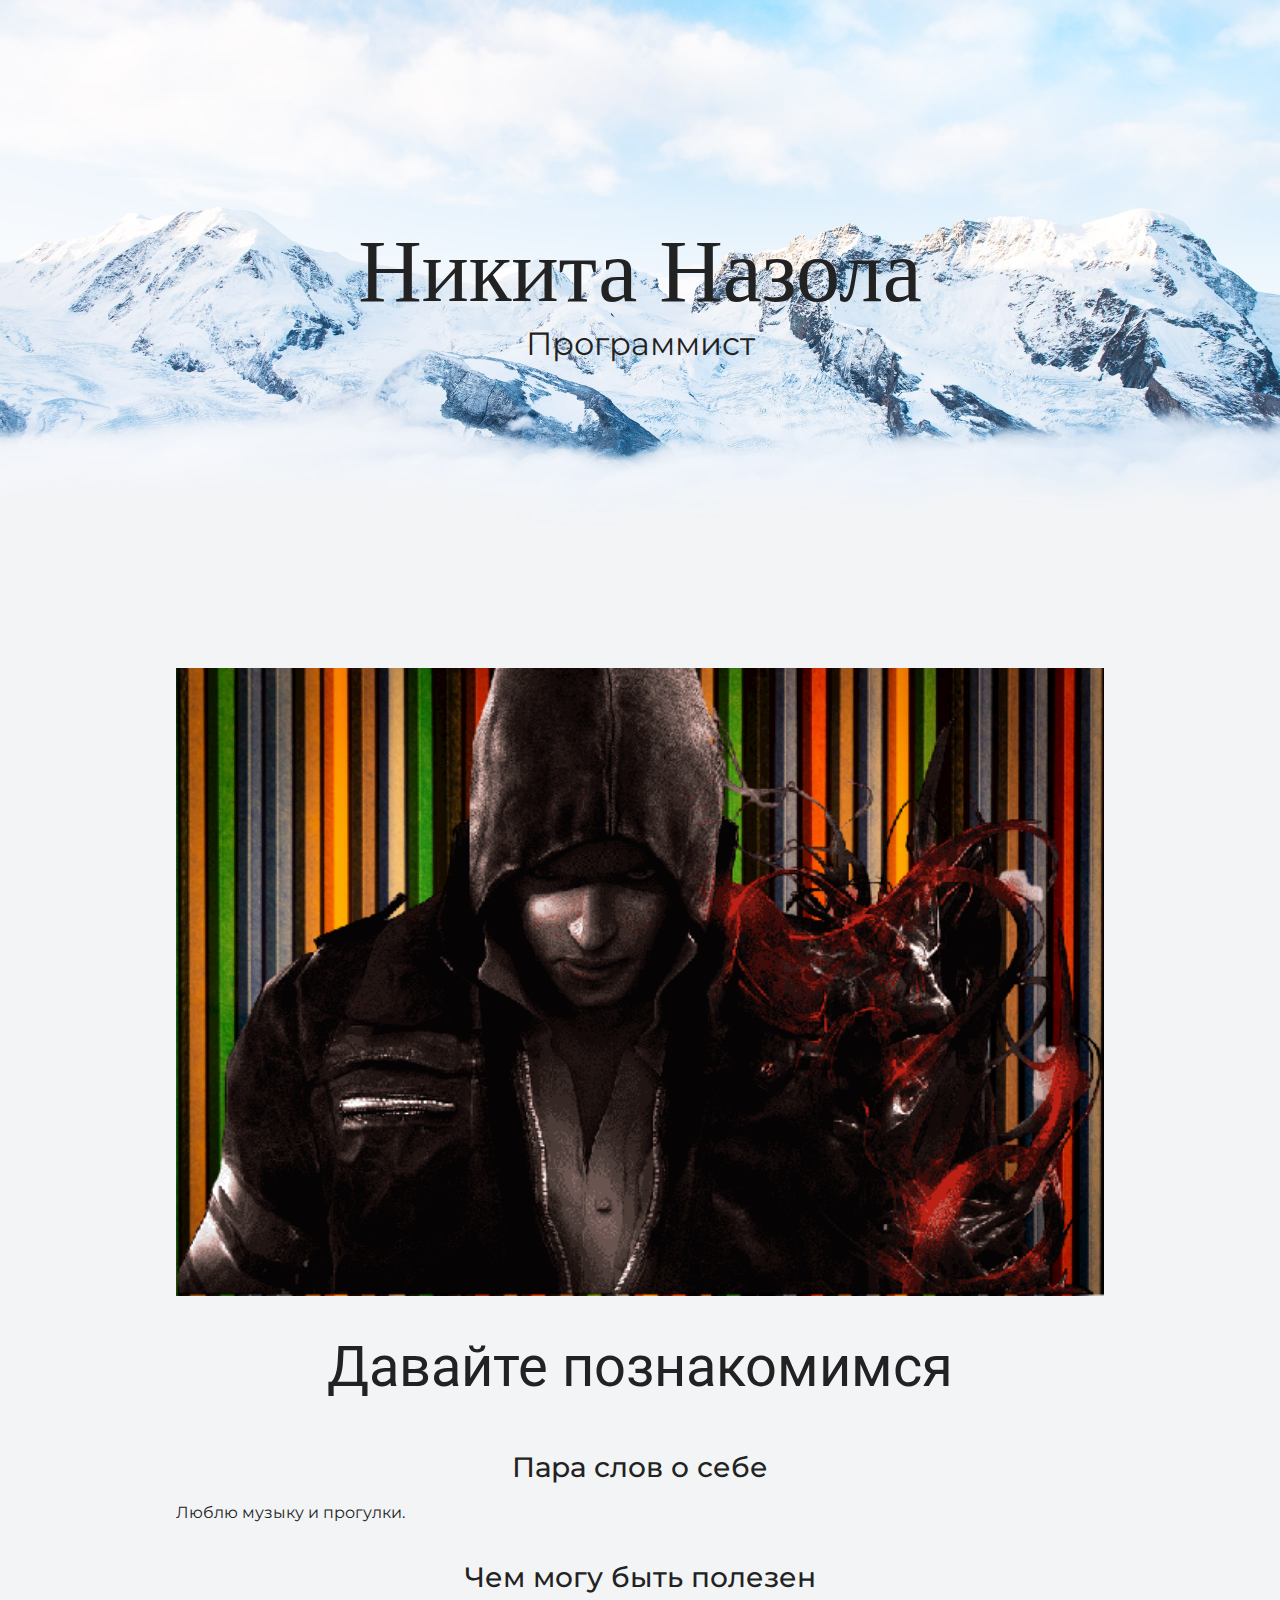
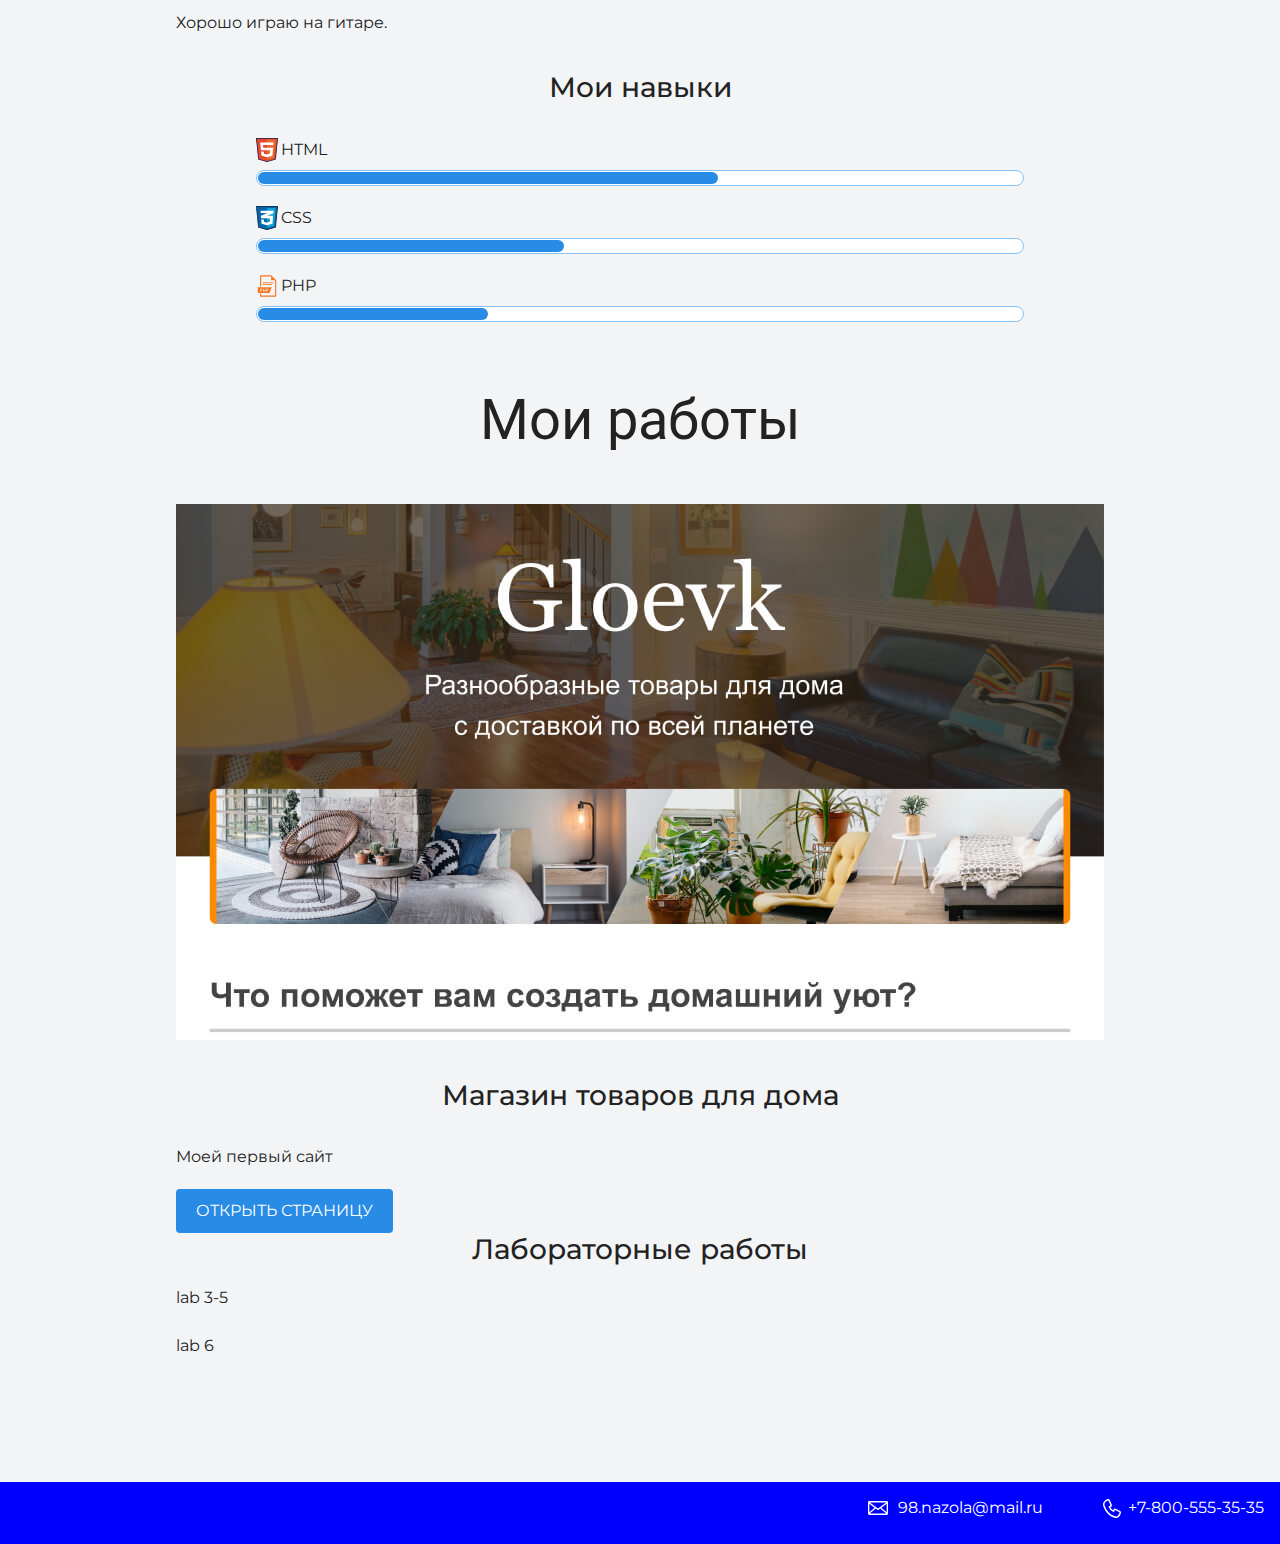
<file: index.html>
<!DOCTYPE html>
<html lang="ru">
  <head>
    <meta name="viewport" content="width=device-width, initial-scale=1.0">
    <meta charset="UTF-8">
    <link rel="stylesheet" href="style.css">
    <title>Мой сайт для сетей</title>
    <link href="https://fonts.googleapis.com/css?family=Montserrat:400,500,700|Old+Standard+TT&display=swap&subset=cyrillic" rel="stylesheet">
    <link href="https://fonts.googleapis.com/css2?family=Roboto&display=swap" rel="stylesheet">
  </head>

  <body>
    <header class="page-header">
      <div class="container">
    
      </div>
    </header>

    <section class="hero-image">
      <div class="container">
      <h1 class="heading">Никита Назола</h1>
      <p>Программист</p></div>
    </section>

    <section class="intro">
      <figure class="user-image"> 
        <img src="files/png-clipart-prototype-2-alex-mercer-video-game-others-miscellaneous-game.png" width="928" height="536" alt="Фотография">
      </figure>
      <div class="container">
      <h2 class="subheading">Давайте познакомимся</h2>
      <h3>Пара слов о себе</h3>
      <p>Люблю музыку и прогулки.</p>
      <h3>Чем могу быть полезен</h3>
      <p>Хорошо играю на гитаре.</p></div>
      <div class="skills">
        <h3>Мои навыки</h3>
      
        
      </div>
    </section>

    <section class="portfolio">
      <div class="container"><h2 class="subheading">Мои работы</h2>
<figure class="project-image">
          <img src="files/project.jpg" width="928" height="536" alt="Cайт магазина товаров для дома">
        </figure>
       <h3> <p>Магазин товаров для дома</p></h3>
      <p>Моей первый сайт</p>
      <a class="button" href="files/project-gloevk/index.html">Открыть страницу</a>
      <h3>Лабораторные работы</h3>
      <p>lab 3-5</p>
      <p>lab 6</p>
       
        
     </div>
    </section>

    <footer class="page-footer">
      <div class="container">
        <a class="footer-email" href="mailto:98.nazola@mail.ru">  98.nazola@mail.ru</a>
        <a class="footer-phone" href="tel:+78005553535">  +7-800-555-35-35</a>
      </div>
    </footer>
    <script src="skills.js"></script>
  </body>
</html>
</file>
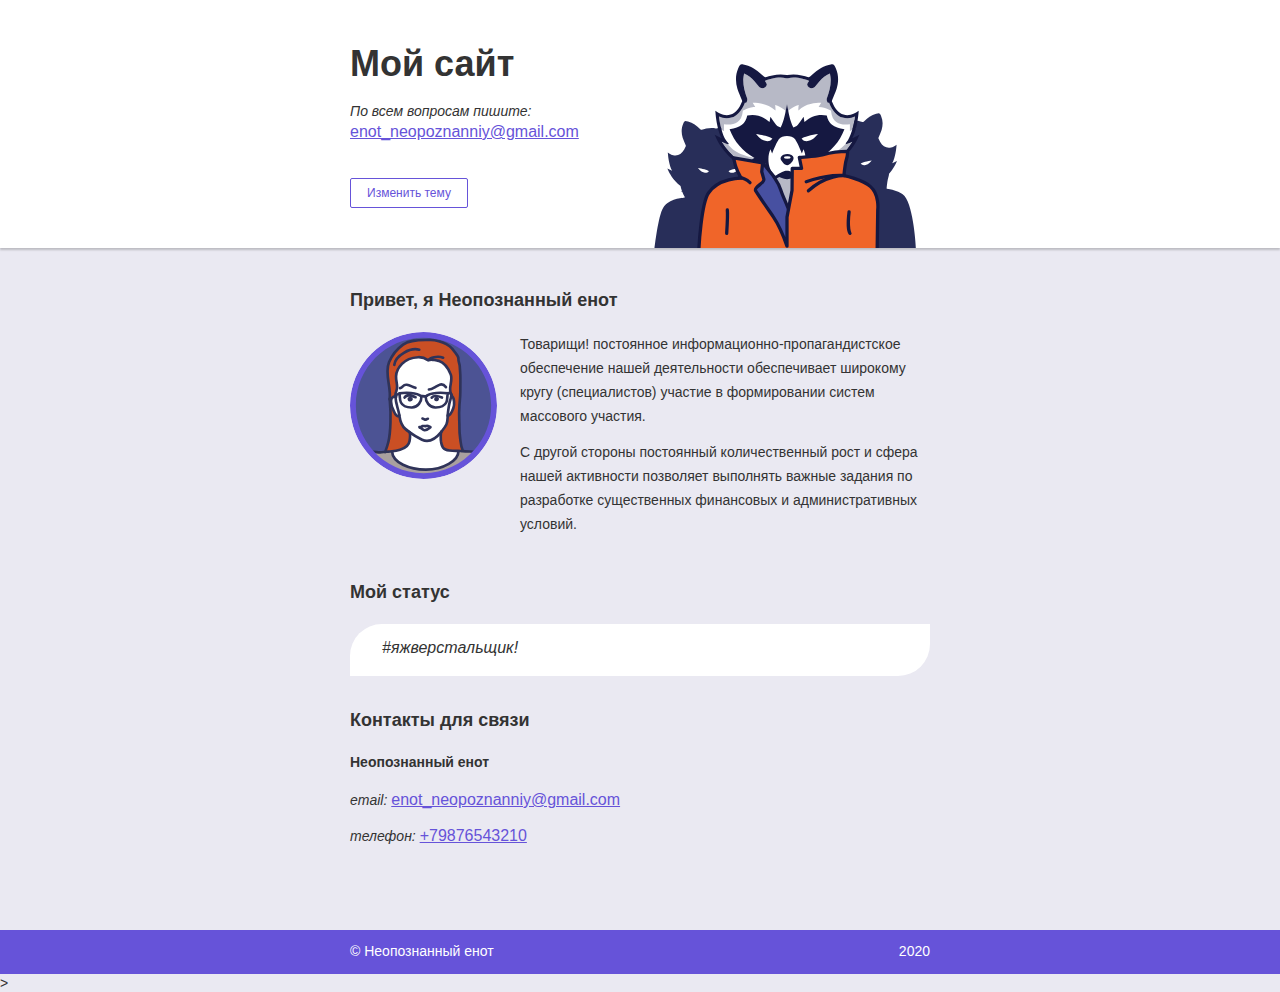
<file: 3laba/index.html>
<!DOCTYPE html>
<html lang="ru">
<head>
  <meta charset="utf-8">
  <meta name="viewport" content="width=device-width, initial-scale=1.0">
  <link rel="stylesheet" href="style-themes.css">
  <title>Мой сайт – опознанный енот</title>
</head>
<body class="page">
  <header class="page-header">
    <div class="container">
      <h1 class="page-title">Мой сайт</h1>
      <p><i>По всем вопросам пишите:</i><br><a href="mailto:enot_neopoznanniy@gmail.com">enot_neopoznanniy@gmail.com</a></p>
      <button class="theme-button" type="button">Изменить тему</button>
    </div>
  </header>
  <main>
    <section class="about container">
      <h2 class="section-title">Привет, я Неопознанный енот</h2>
      <img class="about-image" src="img/avatar.svg" width="147" height="147" alt="Неопознанный енот">
      <div class="about-content">
        <p>Товарищи! постоянное информационно-пропагандистское обеспечение нашей деятельности обеспечивает широкому кругу (специалистов) участие в формировании систем массового участия.</p>
        <p>С другой стороны постоянный количественный рост и сфера нашей активности позволяет выполнять важные задания по разработке существенных финансовых и административных условий.</p>
      </div>
    </section>
    <section class="status container">
      <h2 class="section-title">Мой статус</h2>
      <p>#яжверстальщик!</p>
    </section>
    <section class="contacts container">
      <h2 class="section-title">Контакты для связи</h2>
        <p class="contacts-name">Неопознанный енот</p>
        <p><i>email:</i> <a href="mailto:enot_neopoznanniy@gmail.com">enot_neopoznanniy@gmail.com</a></p>
        <p><i>телефон:</i> <a href="tel:+79876543210">+79876543210</a></p>
    </section>
  </main>
  <footer class="page-footer">
    <div class="container">
      <p>© Неопознанный енот</p>
      <p>2020</p>
    </div>
  </footer>
  <script src="script.js"> </script>>
</body>
</html>
</file>
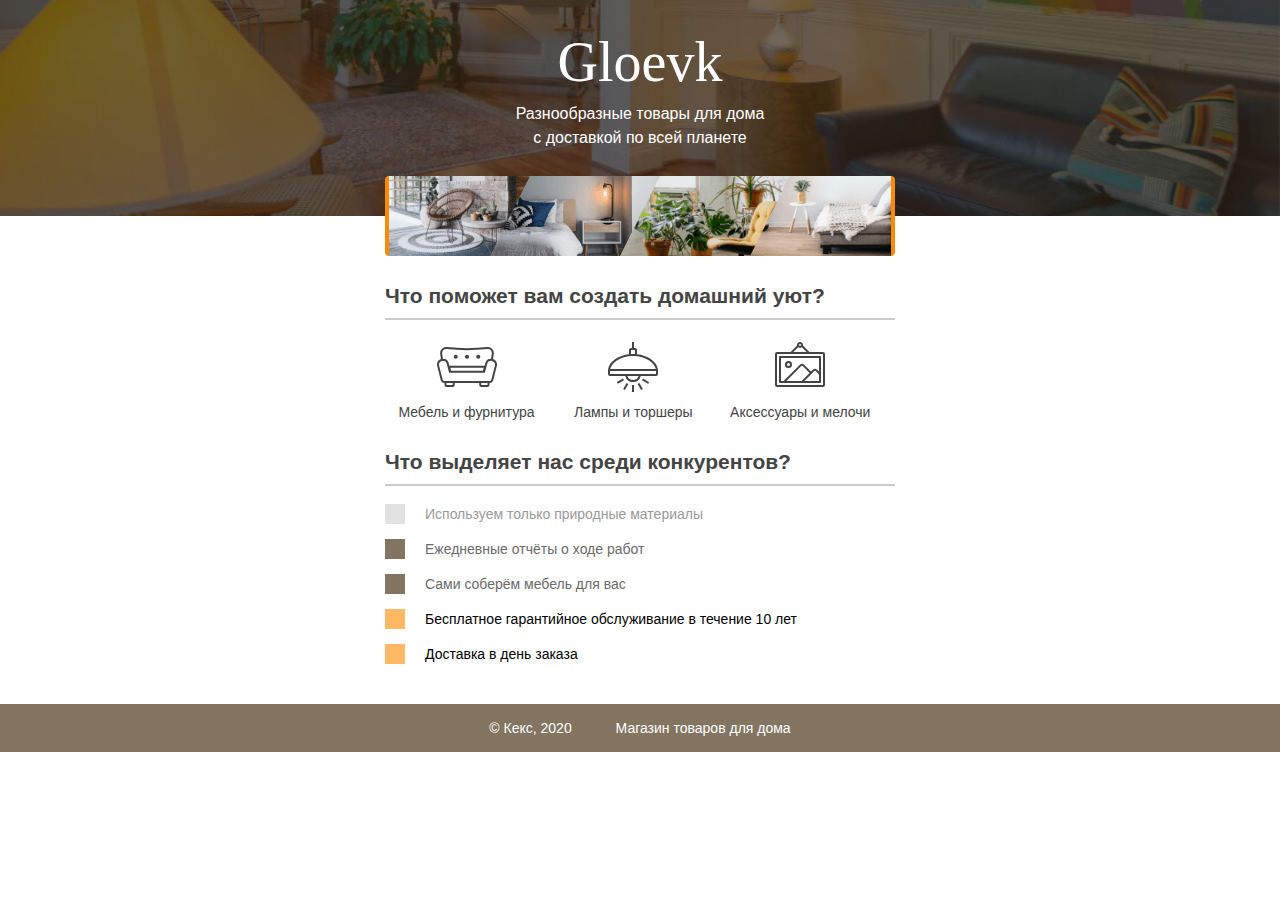
<file: files/project-gloevk/index.html>
<!DOCTYPE html>
<html lang="ru">
  <head>
    <meta charset="utf-8">
    <title>Магазин товаров для дома</title>
    <link rel="stylesheet" href="style.css">
  </head>
  <body>
    <header class="site-header">
      <div class="container">
        <h1>Gloevk</h1>
        <p>Разнообразные товары для дома с доставкой по всей планете</p>
        <img src="img/gloevk-examples.png" width="510" height="80" alt="Примеры интерьеров">
      </div>
    </header>

    <section class="features">
      <h2>Что поможет вам создать домашний уют?</h2>
      <p class="feature-furniture">Мебель и фурнитура</p>
      <p class="feature-lighting">Лампы и торшеры</p>
      <p class="feature-accessories">Аксессуары и мелочи</p>
    </section>

    <section class="advantages">
      <h2>Что выделяет нас среди конкурентов?</h2>
      <ul class="advantages-list">
        <li class="advantages-item">Используем только природные материалы</li>
        <li class="advantages-item standard">Ежедневные отчёты о ходе работ</li>
        <li class="advantages-item standard">Сами соберём мебель для вас</li>
        <li class="advantages-item vip">Бесплатное гарантийное обслуживание в течение 10 лет</li>
        <li class="advantages-item vip">Доставка в день заказа</li>
      </ul>
    </section>

    <footer class="site-footer">
      <div class="container">
        <p>© Кекс, 2020</p>
        <p>Магазин товаров для дома</p>
      </div>
    </footer>
  </body>
</html>
</file>
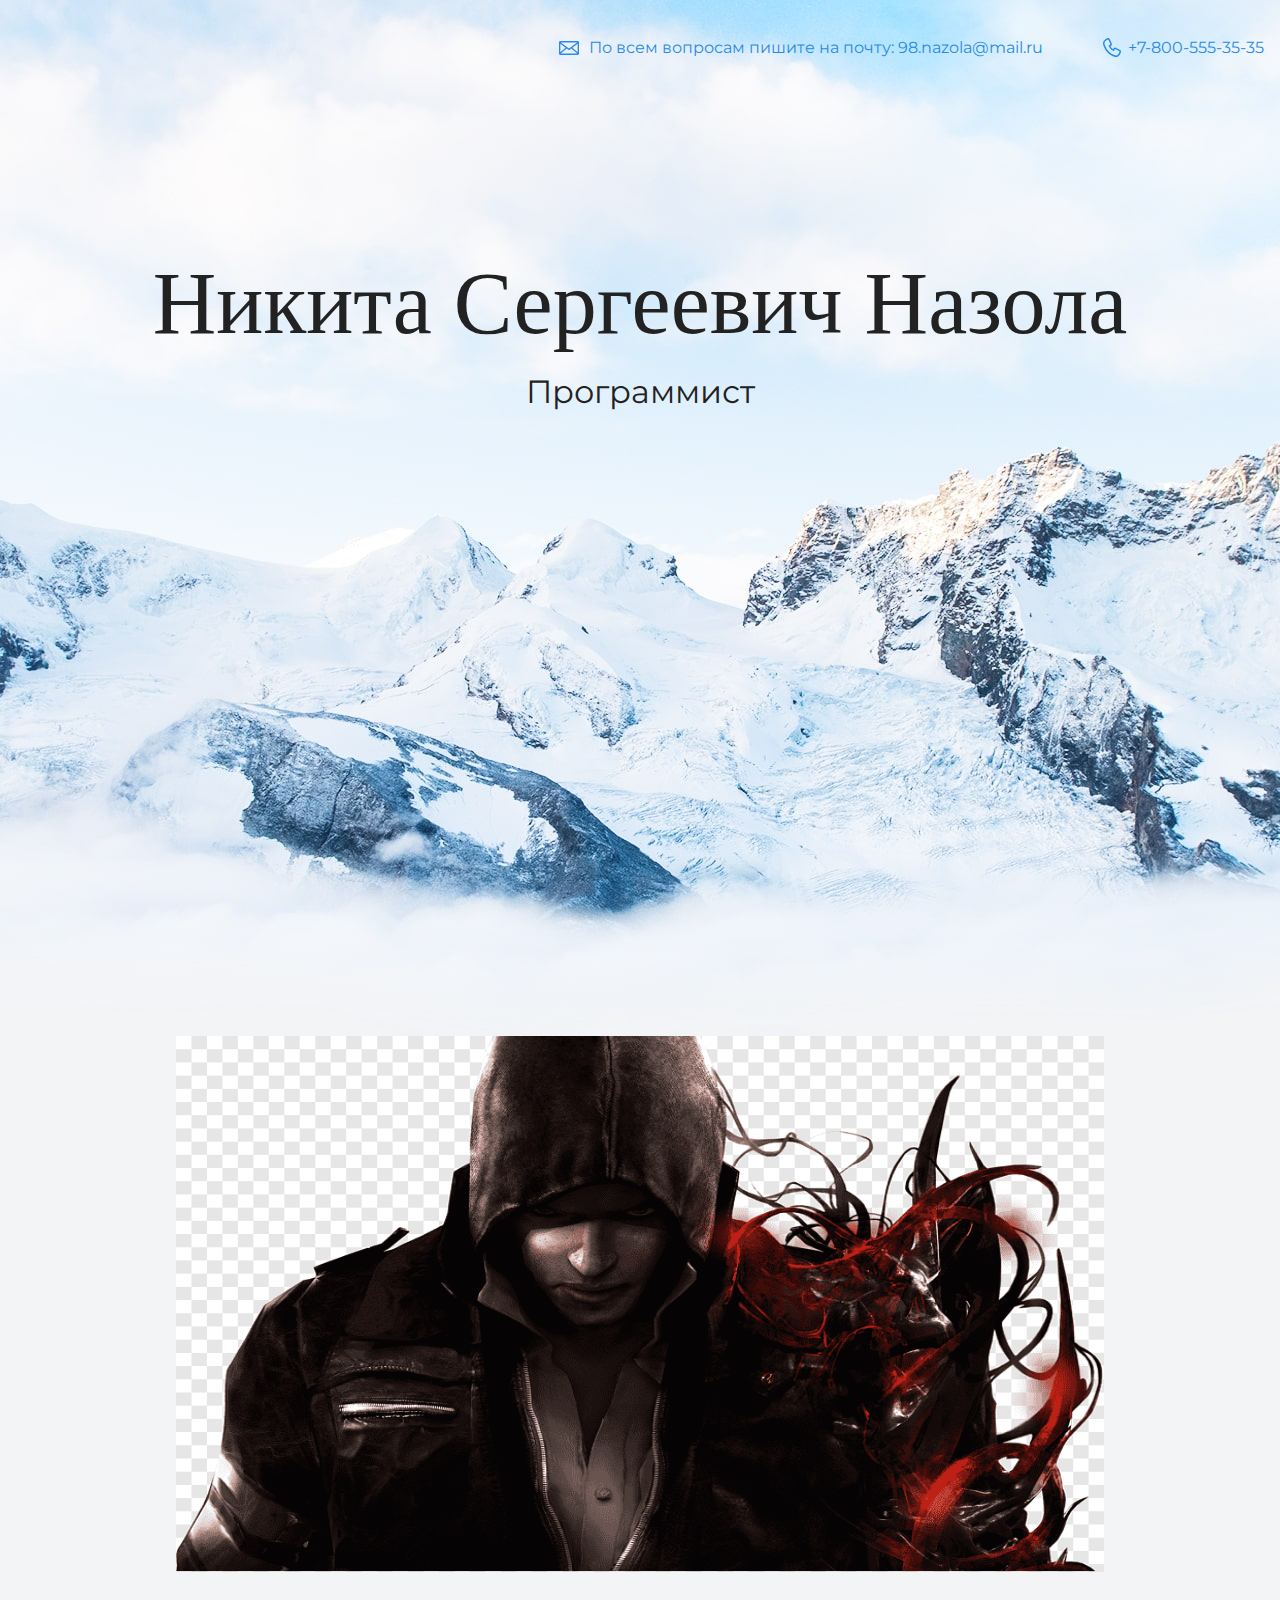
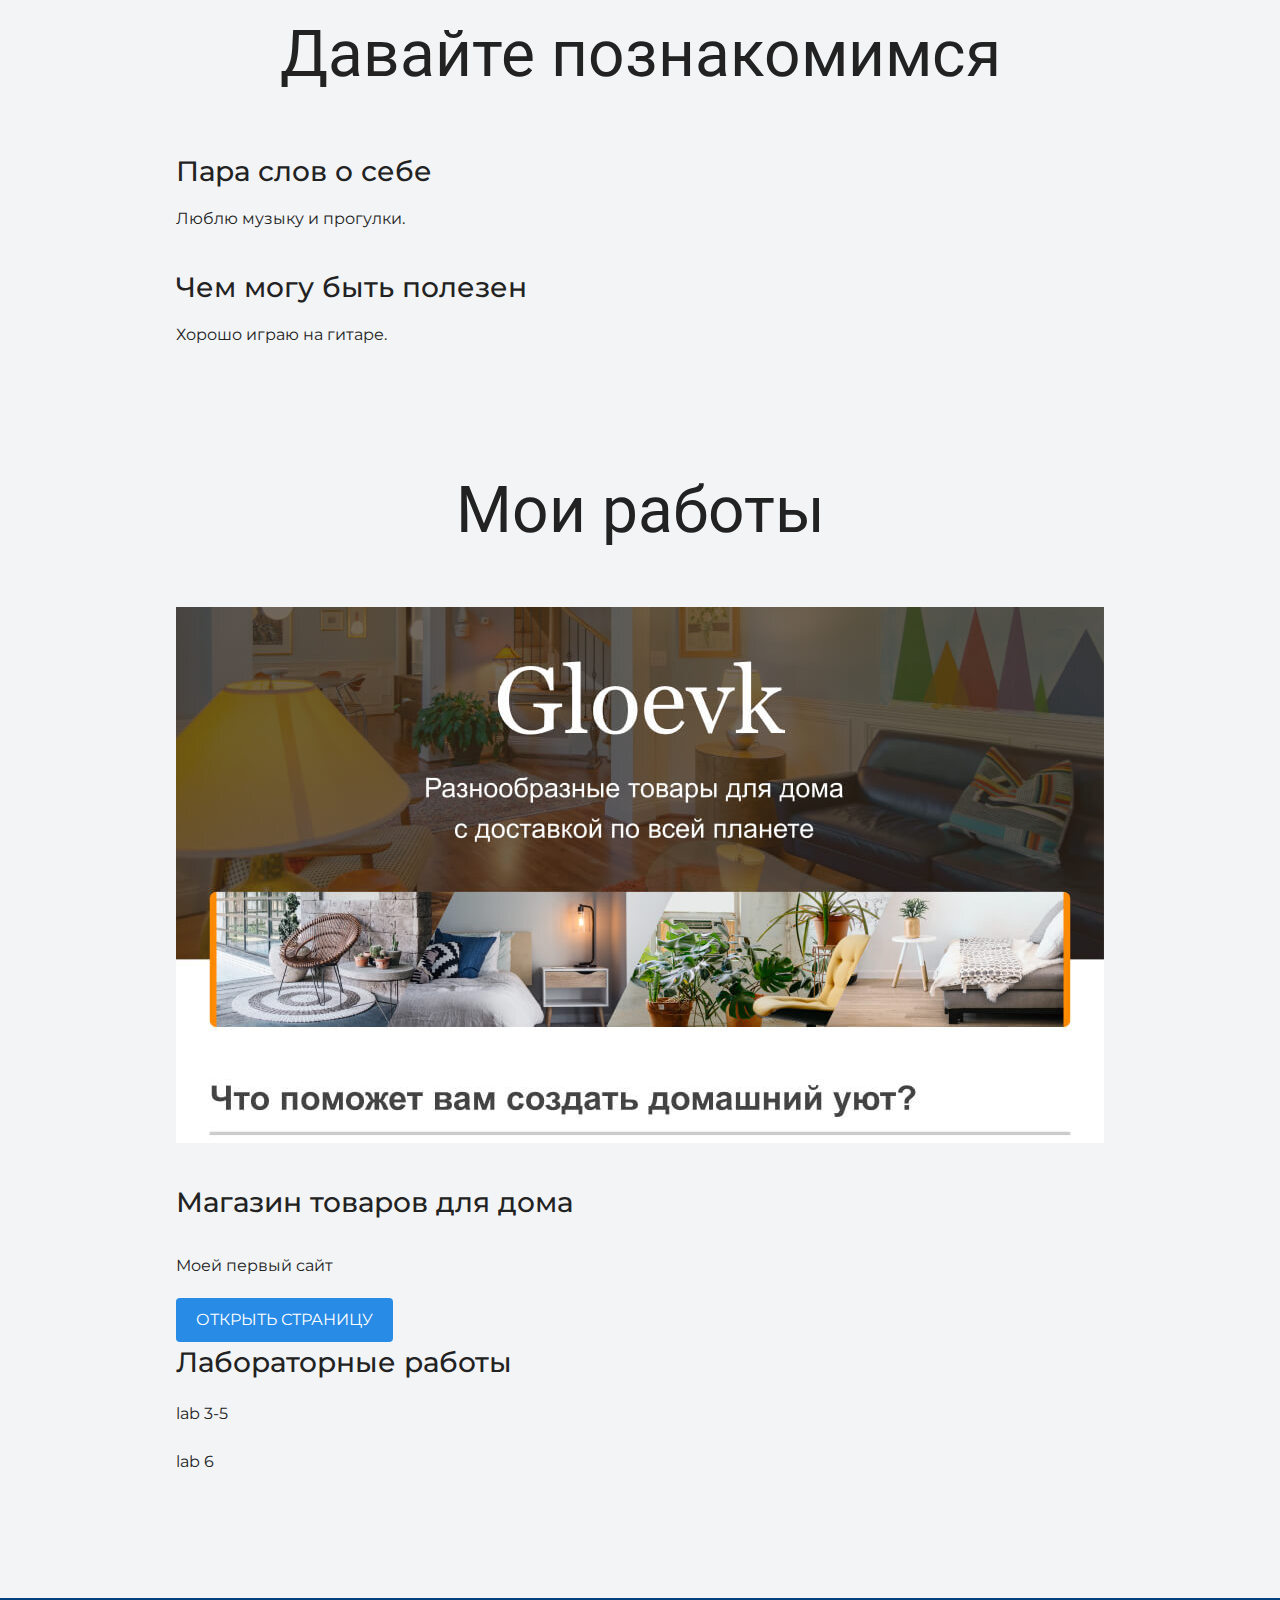
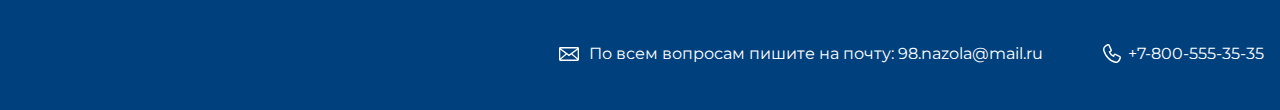
<file: laba6/portfolio-step-1/index.html>
<!DOCTYPE html>
<html lang="ru">
  <head>
    <meta charset="UTF-8">
    <link rel="stylesheet" href="style.css">
    <title>Мой сайт для сетей</title>
    <link href="https://fonts.googleapis.com/css?family=Montserrat:400,500,700|Old+Standard+TT&display=swap&subset=cyrillic" rel="stylesheet">
    <link href="https://fonts.googleapis.com/css2?family=Roboto&display=swap" rel="stylesheet">
  </head>

  <body>
    <header class="page-header">
      <div class="container">
    <a class="header-email" href="mailto:98.nazola@mail.ru">  По всем вопросам пишите на почту: 98.nazola@mail.ru</a>
    <a class="header-phone" href="tel:+78005553535">  +7-800-555-35-35</a>
      </div>
    </header>

    <section class="hero-image">
      <div class="container">
      <h1 class="heading">Никита Сергеевич Назола</h1>
      <p>Программист</p></div>
    </section>

    <section class="intro">
      <figure class="user-image"> 
        <img src="files/png-clipart-prototype-2-alex-mercer-video-game-others-miscellaneous-game.png" width="928" height="536" alt="Фотография">
      </figure>
      <div class="container">
      <h2 class="subheading">Давайте познакомимся</h2>
      <h3>Пара слов о себе</h3>
      <p>Люблю музыку и прогулки.</p>
      <h3>Чем могу быть полезен</h3>
      <p>Хорошо играю на гитаре.</p></div>
    </section>

    <section class="portfolio">
      <div class="container"><h2 class="subheading">Мои работы</h2>
<figure class="project-image">
          <img src="files/project.jpg" width="928" height="536" alt="Cайт магазина товаров для дома">
        </figure>
       <h3> <p>Магазин товаров для дома</p></h3>
      <p>Моей первый сайт</p>
      <a class="button" href="files/project-gloevk/index.html">Открыть страницу</a>
      <h3>Лабораторные работы</h3>
      <p>lab 3-5</p>
      <p>lab 6</p>
       
        
     </div>
    </section>

    <footer class="page-footer">
      <div class="container">
        <a class="footer-email" href="mailto:98.nazola@mail.ru">  По всем вопросам пишите на почту: 98.nazola@mail.ru</a>
        <a class="footer-phone" href="tel:+78005553535">  +7-800-555-35-35</a>
      </div>
    </footer>
  </body>
</html>
</file>
<file: style.css>
body {
  margin: 0;
  min-width: 320px;
  font-family: "Montserrat", "Helvetica", "Arial", sans-serif;
  font-size: 16px;
  line-height: 32px;
  color: #222222;
  background-color: #f2f4f6;
  background-image: url("img/hero-bg.jpg");
  background-repeat: no-repeat;
  background-position: top center;
  background-size: contain;
}
img{
max-width: 100%;
height: auto;

}
.container {
  max-width: 928px;
  margin: 0 auto;
  padding: 0 16px;
}

.page-header {
  margin: 0 0 160px;
  padding: 32px 0 32px;
}

.page-header .container,
.page-footer .container {
  max-width: 1408px;
  text-align: right;
}

.page-header a {
  margin-left: 56px;
  color: #288be6;
  text-decoration: none;
  background-repeat: no-repeat;
  background-position: left;
}

.header-email {
  padding-left: 30px;
  background-image: url("img/icon-email-header.svg");
}

.header-phone {
  padding-left: 25px;
  background-image: url("img/icon-phone-header.svg");
}

.hero-image {
  margin-bottom: 300px;
}

.hero-image .container {
  max-width: 1408px;
  text-align: center;
}


.heading {
  margin: 0 0 0px;
  font-family: "Old Standard TT", "Times", "Times New Roman", serif;
  font-size: 88px;
  line-height: 96px;
  font-weight: 400;
}

.hero-image p {
  margin: 0;
  font-size: 32px;
  line-height: 48px;
}

.intro {
  margin: 0 0 12px;
}

.subheading {
  margin: 0 0 56px;
  font-family: 'Roboto', sans-serif;
  font-size: 56px;
  line-height: 1;
  font-weight: 400;
  text-align: center;
}

.user-image {
  margin: 0 0 32px;
  text-align: center;
}

.intro h3,
.portfolio h3 {
  text-align: center;
  margin: 0 0 12px;
  font-size: 28px;
  line-height: 1.2;
  font-weight: 500;
}

.intro p {
  margin: 0 0 32px;
}

.skills {
  text-align: center;
}

.skills-list {
  max-width: 768px;
  margin: 30px auto 70px auto;
  padding: 0 16px;
}

.skills-list dt {
  padding-left: 25px;
    text-align: left;
    margin-left: auto;
    margin-right: auto;
    background-repeat: no-repeat;
    background-position: left;
}

.skill-html {
  background-image: url("img/icon-html.svg");
}

.skill-css {
  background-image: url("img/icon-css.svg");
}

.skill-php {
  background-image: url("img/icon-php.svg")  ;
}
.level {
  margin: 4px 0 16px;
  padding: 0;
  height: 14px;
  font-size: 0;
  background-color: #ffffff;
  border: 1px solid #86c3fa;
  border-radius: 8px;
}

.level div {
  margin: 1px;
  height: 12px;
  background-color: #288be6;
  border-radius: 6px;
}

.portfolio {
  margin: 0 0 120px;
}

.projects {
  margin: 0;
  padding: 0;
  list-style: none;
}

.projects li {
  margin: 0 0 80px;
}

.project-image {
  margin: 0 0 24px;
  text-align: center;
}

.projects p {
  margin: 0 0 24px;
}

.button {
  
  padding: 6px 20px;
  display: inline-block;
  vertical-align: baseline;
  text-decoration: none;
  text-transform: uppercase;
  border-radius: 4px;
  background-color: #288be6;
  color: #ffffff;
}

.page-footer {
  padding: 10px 0;
  background-color: #0000FF;
  color: #ffffff;
}

.page-footer a {
  color: inherit;
  text-decoration: none;
  background-repeat: no-repeat;
  background-position: left;
}

.page-footer a + a {
  margin-left: 56px;
}

.footer-email {
  padding-left: 30px;
  display: inline-block;
  margin-bottom: 10px;
  background-image: url("img/icon-email-footer.svg");
}

.footer-phone {
  padding-left: 25px;
  display: inline-block;
  background-image: url("img/icon-phone-footer.svg");
}

@media screen and (max-width: 1024px) {
  .hero-image {
    margin-bottom: 150px;
    }
    .page-header {
     margin:0 0 32px;
    }
    .heading {
      font-size: 60px;
    }

}

@media screen and (max-width: 768px) {
  .page-header {
    margin:0 0 0px;
  }
  .hero-image {
    margin-bottom: 70px;
    
}
}

@media screen and (max-width: 480px) {
  .heading {
    font-size: 30px;
    margin:0 0 -12px
  }
  .subheading{
    font-size: 26px;
    margin:0 0 0px
  }
  .hero-image p {
    font-size: 22px;
    line-height: 0px;
  }
   .page-header {
    padding: 28px 0 -32px;
   }

   .hero-image {
    margin-bottom: 30px;
   }

   .intro h3, .portfolio h3{
    font-size: 25px;
   }
   .page-footer {
    padding:0px 0;
   }

   .portfolio {
    margin:0 0 65px;
  }

}


@media screen and (max-width: 320px) {
  .hero-image {
    margin-bottom: 20px;
    }
    .page-header {
     margin:0 0 -32px;
    }
    .subheading{
      font-size: 25px;
      margin:0 0 0px
}
}
</file>
<file: 3laba/style-themes.css>
* {
  box-sizing: border-box;
}

.container {
  width: 580px;
  margin: 0 auto;
}

.page {
  display: flex;
  flex-direction: column;
  min-width: 640px;
  min-height: 100vh;
  margin: 0;
  font-family: "Verdana", "Tahoma", sans-serif;
  font-size: 14px;
  line-height: 18px;
  color: #333333;
  background-color: #eae9f2;
}

.section-title {
  width: 100%;
  margin: 0;
  margin-bottom: 20px;
  padding: 0;
  font-weight: bold;
  font-size: 18px;
  line-height: 24px;
}

a {
  color: #6653d9;
}

a:focus {
  outline-color: #b6aaff;
}

.page-header {
  margin-bottom: 40px;
  background-color: #ffffff;
  box-shadow: 0 2px 2px rgba(0, 0, 0, 0.2);
}

.page-header .container {
  padding-top: 40px;
  padding-bottom: 40px;
  background-image: url("img/raccoons.svg");
  background-repeat: no-repeat;
  background-position: bottom right;
  background-size: 290px 212px;
}

.page-header a {
  font-size: 16px;
  line-height: 24px;
}

.page-title {
  margin: 0;
  margin-bottom: 4px;
  padding: 0;
  font-weight: bold;
  font-size: 36px;
  line-height: 48px;
}

.theme-button {
  position: relative;
  margin-top: 20px;
  padding-top: 7px;
  padding-right: 16px;
  padding-bottom: 7px;
  padding-left: 16px;
  font-size: 12px;
  border-radius: 2px;
  background-color: transparent;
  cursor: pointer;
  color: #6653d9;
  border: 1px solid #6653d9;
}

.theme-button:active {
  opacity: 0.8;
}

.theme-button:focus,
.theme-button:hover {
  color: #ffffff;
  background-color: #6653d9;
}
.theme-button:focus {
  outline-color: #b6aaff;
}

.about {
  display: flex;
  flex-wrap: wrap;
  justify-content: space-between;
  margin-bottom: 32px;
 }

.about-image {
   width: 147px;
   height: 147px;
   border-radius: 50%;
 }

.about-content {
   width: 410px;
   font-size: 14px;
   line-height: 24px;
 }

.about-content p {
   margin: 0;
   margin-bottom: 12px;
   padding: 0;
 }

.status {
  margin-bottom: 32px;
}

.status p {
  margin: 0;
  padding-top: 12px;
  padding-right: 32px;
  padding-bottom: 16px;
  padding-left: 32px;
  border-radius: 32px 0;
  font-size: 16px;
  line-height: 24px;
  font-style: italic;
  background-color: #ffffff;
}

.contacts {
  margin-bottom: 82px;
}

.contacts img {
  width: 146px;
  height: 146px;
  margin-right: 24px;
}

.contacts p {
  margin: 0;
  margin-bottom: 12px;
  padding: 0;
  font-size: 14px;
  line-height: 24px;
}

p.contacts-name {
  margin-top: 20px;
  margin-bottom: 16px;
  font-weight: bold;
  line-height: 20px;
}

.contacts a {
  font-size: 16px;
  line-height: 24px;
}

.page-footer {
  margin-top: auto;
  color: #ffffff;
  background-color: #6653d9;
}

.page-footer .container {
  display: flex;
  align-items: center;
  justify-content: space-between;
  padding-top: 12px;
  padding-bottom: 14px;
}

.page-footer p {
  margin: 0;
  padding: 0;
}

/* Тёмная тема */
.dark-theme {
  color: #f2f2f2;
  background-color: #17161a;
}

.dark-theme .page-header{
  background-color: #3f3c53;
  box-shadow: 0 2px 2px rgba(0, 0, 0, 0.6);
}

.dark-theme a {
  color: #9484f2;
}

.dark-theme .theme-button {
  color: #9484f2;
  border: 1px solid #9484f2;
}

.dark-theme .theme-button:focus,
.dark-theme .theme-button:hover {
  color: #17161a;
  background-color: #9484f2;
}

.dark-theme .status p {
  background-color: #2a2930;
}

.dark-theme .page-footer {
  background-color: #373540;
  color: #f2f2f2;
}
</file>
<file: files/project-gloevk/style.css>
body {
  margin: 0;
  padding: 0;
  font-family: "Arial", sans-serif;
  font-size: 14px;
  line-height: 20px;
  color: #444444;
}

h1 {
  width: 255px;
  margin: 0 auto 8px;
  font-family: "Georgia", serif;
  text-align: center;
  font-weight: normal;
  font-size: 56px;
  line-height: 64px;
}

h2 {
  border-bottom: 2px solid #cccccc;
  padding-bottom: 12px;
}

.container {
  width: 510px;
  margin: 0 auto;
  padding: 0 20px;
}

.site-header {
  min-width: 550px;
  height: 186px;
  margin-bottom: 70px;
  padding-top: 30px;
  background: #847462 no-repeat center url("img/gloevk-bg.jpg");
  background-size: cover;
  color: #ffffff;
}

.site-header p {
  width: 255px;
  margin: 0 auto 26px;
  text-align: center;
  font-size: 16px;
  line-height: 24px; 
}

.site-header img {
  display: block;
  margin: 0 auto;
}

.features {
  width: 510px;
  margin: 0 auto 30px;
  padding: 0 20px;
}

.features p {
  display: inline-block;
  vertical-align: top;
  width: 30%;
  margin: 0 5px;
  background-repeat: no-repeat;
  background-position: center top;
  text-align: center;
}

.feature-furniture {
  padding-top: 65px;
  background-image: url("img/furniture.svg");
}

.feature-lighting {
  padding-top: 65px;
  background-image: url("img/lighting.svg");
}

.feature-accessories {
  padding-top: 65px;
  background-image: url("img/accessories.svg");
}

.advantages {
  width: 510px;
  margin: 0 auto 40px;
  padding: 0 20px;
}

.advantages-list {
  padding: 0;
  list-style: none;  
}

.advantages-item {
  margin-bottom: 15px;
  padding-left: 20px;
  border-left: 20px solid #e2e2e2;
  color: #999999;
}

.standard {
  border-color: #847462;
  color: #6a6a6a;
}

.vip {
  border-color: #ffb864;
  color: #000000;
}

.site-footer {
  min-width: 550px;
  background-color: #847462;
  color: #ffffff;
}

.site-footer .container {
  text-align: center;
}

.site-footer p {
  display: inline-block;
  vertical-align: middle;
  padding: 0 20px;
}
</file>
<file: laba6/portfolio-step-1/style.css>
body {
  margin: 0;
  min-width: 960px;
  font-family: "Montserrat", "Helvetica", "Arial", sans-serif;
  font-size: 16px;
  line-height: 32px;
  color: #222222;
  background-color: #f2f4f6;
  background-image: url("img/hero-bg.jpg");
  background-repeat: no-repeat;
  background-position: top center;
}

.container {
  max-width: 928px;
  margin: 0 auto;
  padding: 0 16px;
}

.page-header {
  margin: 0 0 160px;
  padding: 32px 0 32px;
}

.page-header .container,
.page-footer .container {
  max-width: 1408px;
  text-align: right;
}

.page-header a {
  margin-left: 56px;
  color: #288be6;
  text-decoration: none;
  background-repeat: no-repeat;
  background-position: left;
}

.header-email {
  padding-left: 30px;
  background-image: url("img/icon-email-header.svg");
}

.header-phone {
  padding-left: 25px;
  background-image: url("img/icon-phone-header.svg");
}

.hero-image {
  margin-bottom: 620px;
}

.hero-image .container {
  max-width: 1408px;
  text-align: center;
}

.heading {
  margin: 0 0 16px;
  font-family: "Old Standard TT", "Times", "Times New Roman", serif;
  font-size: 88px;
  line-height: 96px;
  font-weight: 400;
}

.hero-image p {
  margin: 0;
  font-size: 32px;
  line-height: 48px;
}

.intro {
  margin: 0 0 120px;
}

.subheading {
  margin: 0 0 56px;
  font-family: 'Roboto', sans-serif;
  font-size: 64px;
  line-height: 80px;
  font-weight: 400;
  text-align: center;
}

.user-image {
  margin: 0 0 32px;
  text-align: center;
}

.intro h3,
.portfolio h3 {
  margin: 0 0 12px;
  font-size: 28px;
  line-height: 40px;
  font-weight: 500;
}

.intro p {
  margin: 0 0 32px;
}

.skills-list {
  margin: 0;
  padding: 0;
}

.skills-list dt {
  padding-left: 32px;
  background-repeat: no-repeat;
  background-position: left;
}

.skill-html {
  background-image: url("img/icon-html.svg");
}

.skill-css {
  background-image: url("img/icon-css.svg");
}

.level {
  margin: 4px 0 16px;
  padding: 0;
  height: 14px;
  font-size: 0;
  background-color: #ffffff;
  border: 1px solid #86c3fa;
  border-radius: 8px;
}

.level div {
  margin: 1px;
  height: 12px;
  background-color: #288be6;
  border-radius: 6px;
}

.portfolio {
  margin: 0 0 120px;
}

.projects {
  margin: 0;
  padding: 0;
  list-style: none;
}

.projects li {
  margin: 0 0 80px;
}

.project-image {
  margin: 0 0 24px;
  text-align: center;
}

.projects p {
  margin: 0 0 24px;
}

.button {
  padding: 6px 20px;
  display: inline-block;
  vertical-align: baseline;
  text-decoration: none;
  text-transform: uppercase;
  border-radius: 4px;
  background-color: #288be6;
  color: #ffffff;
}

.page-footer {
  padding: 40px 0;
  background-color: #00417d;
  color: #ffffff;
}

.page-footer a {
  margin-left: 56px;
  color: inherit;
  text-decoration: none;
  background-repeat: no-repeat;
  background-position: left;
}

.footer-email {
  padding-left: 30px;
  background-image: url("img/icon-email-footer.svg");
}

.footer-phone {
  padding-left: 25px;
  background-image: url("img/icon-phone-footer.svg");
}
</file>
